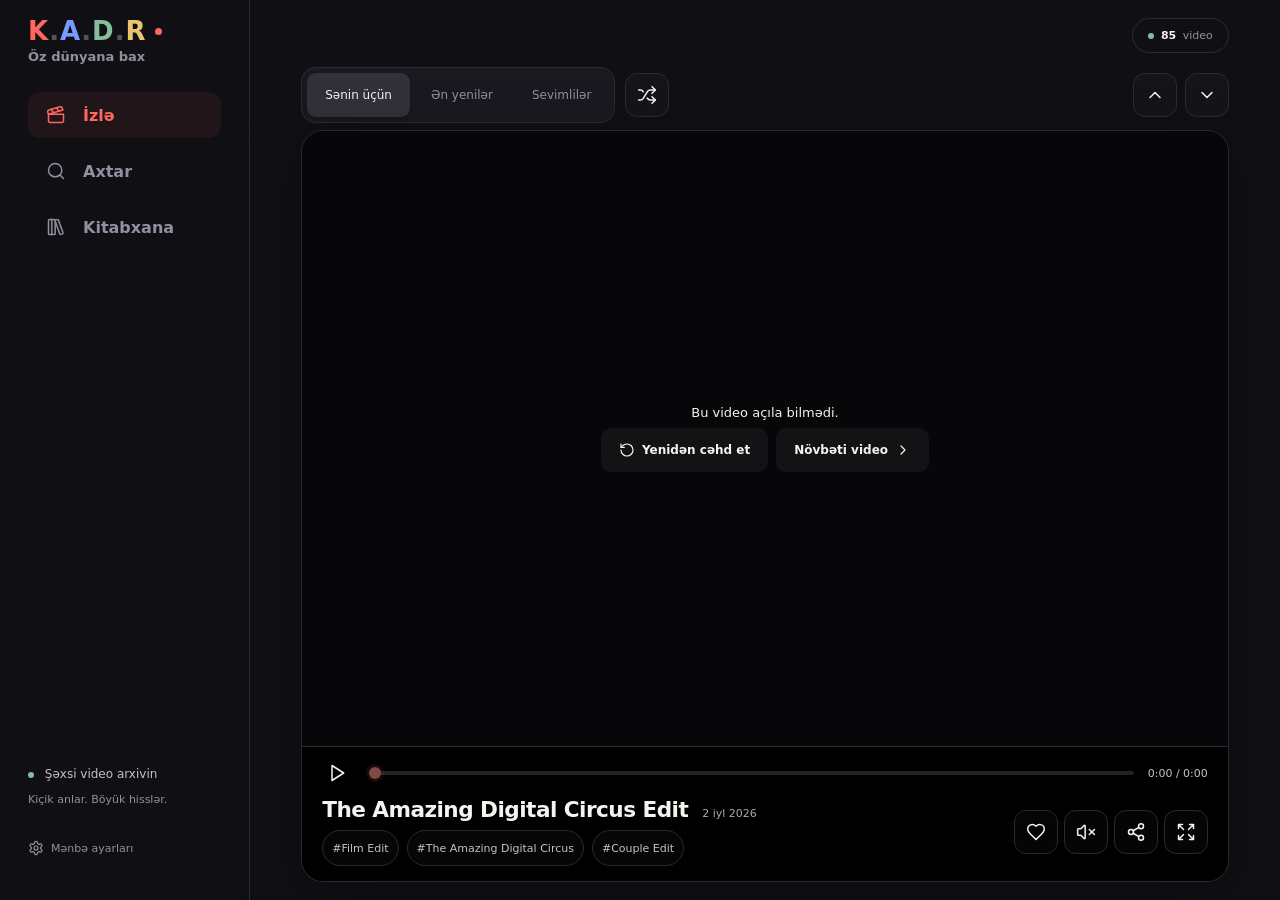
<file: index.html>
<!doctype html>
<html lang="az">
<head>
<meta charset="utf-8"><meta name="viewport" content="width=device-width, initial-scale=1, viewport-fit=cover">
<meta name="theme-color" content="#101014"><meta name="description" content="K.A.D.R — sənin şəxsi video dünyan.">
<title>K.A.D.R — Öz dünyana bax</title><link rel="stylesheet" href="styles.css"><script type="module" src="app.js"></script>
</head>
<body>
<aside class="sidebar">
<nav aria-label="Əsas menyu"><button data-tab="feed" aria-label="İzlə" data-icon="clapperboard" aria-current="page" class="active"><span class="nav-label">İzlə</span></button><button data-tab="search" aria-label="Axtar" data-icon="search"><span class="nav-label">Axtar</span></button><button data-tab="library" aria-label="Kitabxana" data-icon="library-big"><span class="nav-label">Kitabxana</span></button></nav>
<div class="side-footer"><div class="archive-dot"></div> Şəxsi video arxivin<p>Kiçik anlar. Böyük hisslər.</p><button id="settings-open" class="text-button" data-icon="settings"> Mənbə ayarları</button></div></aside>
<main>
<header class="site-header"><div class="brand"><a class="logo" href="./" aria-label="K.A.D.R ana səhifə"><span>K</span>.<span>A</span>.<span>D</span>.<span>R</span><i></i></a><h1>Öz dünyana bax</h1></div><div class="count"><span class="archive-dot"></span><b id="count">0</b> video</div></header>
<section id="feed-view" aria-label="Video axını"><div class="feed-toolbar"><div class="segmented" aria-label="Video sırası"><button data-sort="random" class="active">Sənin üçün</button><button data-sort="newest">Ən yenilər</button><button data-sort="favorites">Sevimlilər</button></div><button id="shuffle" class="icon-button" aria-label="Qarışıq sıranı yenilə" title="Qarışdır" data-icon="shuffle"></button><div class="feed-navigation"><button id="feed-previous" class="icon-button" aria-label="Əvvəlki video" title="Əvvəlki video" data-icon="chevron-up"></button><button id="feed-next" class="icon-button" aria-label="Növbəti video" title="Növbəti video" data-icon="chevron-down"></button></div></div><div id="filter-bar" hidden></div><div id="feed" tabindex="0" aria-label="Videolar; yuxarı və aşağı oxlarla dəyiş"></div><div id="feed-empty" class="empty" hidden></div></section>
<section id="search-view" aria-label="Axtarış" hidden><div class="search-box"><span data-icon="search"></span><input id="search" type="search" placeholder="Başlıq və ya etiket axtar…" aria-label="Video axtar"></div><div id="suggestions" class="chips"></div><div class="section-heading"><h2>Nəticələr</h2><span id="results-count"></span></div><div id="search-results" class="cards"></div></section>
<section id="library-view" aria-label="Kitabxana" hidden><div class="library-tabs segmented"><button data-library="favorites" class="active" data-icon="heart" aria-pressed="true">Sevimlilər</button><button data-library="history" data-icon="history" aria-pressed="false">Tarixçə</button><button data-library="tags" data-icon="layout-grid" aria-pressed="false">Kateqoriyalar</button></div><div id="library-results" class="cards"></div></section>
<div id="load-state" class="empty" role="status">Kadrların hazırlanır…</div>
<footer class="desktop-footer">K.A.D.R <span>Hər kadrın bir hissi var.</span></footer>
</main>
<dialog id="player" aria-label="Video pleyeri"><div class="dialog-top"><span class="eyebrow">İNDİ İZLƏYİRSƏN</span><button id="player-close" class="icon-button" aria-label="Pleyeri bağla" title="Pleyeri bağla" data-icon="x"></button></div><div id="modal-stage"></div><div class="dialog-bottom"><button id="previous" class="secondary" data-icon="chevron-left">Əvvəlki</button><span id="position"></span><button id="next" class="secondary" data-icon="chevron-right" data-icon-end>Növbəti</button></div></dialog>
<dialog id="settings"><form id="settings-form"><div class="dialog-top"><h2>Video mənbəyi</h2><button type="button" id="settings-close" class="icon-button" aria-label="Ayarları bağla" title="Ayarları bağla" data-icon="x"></button></div><p>JSON-dakı nisbi video yolları bu R2 ünvanından açılır.</p><label for="r2-url">R2 baza ünvanı</label><input type="url" id="r2-url" required placeholder="https://…r2.dev"><p class="muted">Dəyişiklik bu brauzerdə saxlanır. Videoların özü köçürülmür.</p><button class="primary" type="submit">Yadda saxla</button></form></dialog>
<div id="toast" role="status" aria-live="polite" hidden></div>
</body></html>
</file>
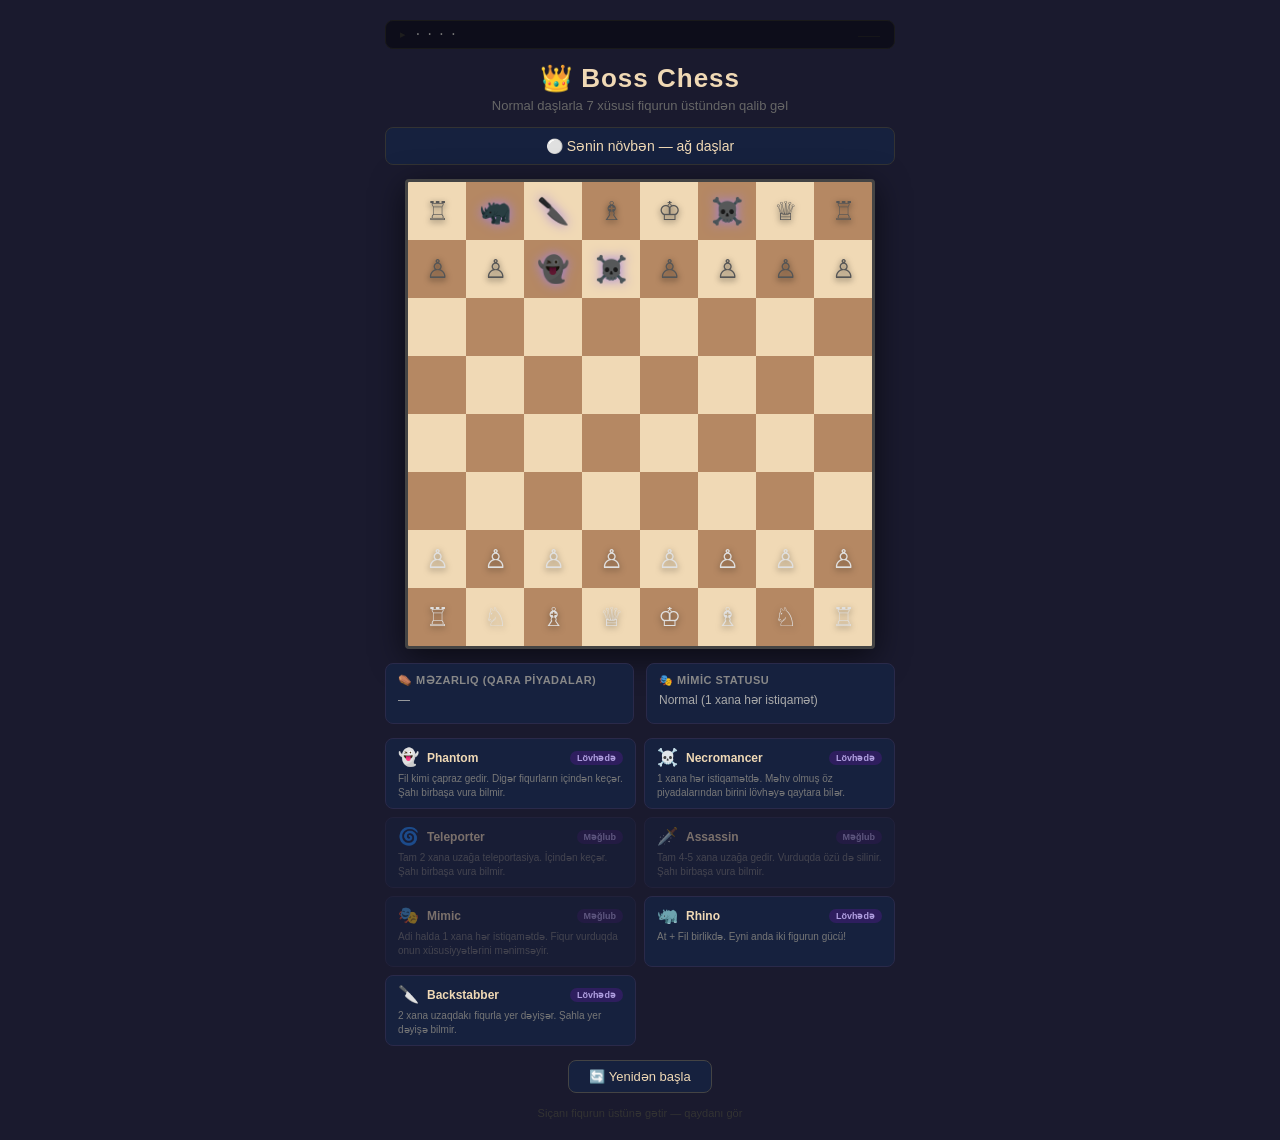
<file: boss_chess (1).html>
<!DOCTYPE html>
<html lang="az">
<head>
<meta charset="UTF-8">
<meta name="viewport" content="width=device-width, initial-scale=1.0">
<title>Boss Chess</title>
<style>
* { box-sizing: border-box; margin: 0; padding: 0; }
body {
  font-family: Arial, sans-serif;
  background: #1a1a2e;
  color: #e0e0e0;
  min-height: 100vh;
  display: flex;
  flex-direction: column;
  align-items: center;
  padding: 20px 16px;
  gap: 14px;
}

#secret-bar {
  display: flex; align-items: center; gap: 8px;
  background: #0d0d1a; border: 1px solid #1a1a1a;
  border-radius: 8px; padding: 6px 14px;
  width: 100%; max-width: 510px;
}
#secret-bar label { font-size: 11px; color: #1e1e1e; white-space: nowrap; }
#secret-input {
  background: transparent; border: none; outline: none;
  color: #1e1e1e; font-size: 13px; font-family: monospace;
  width: 60px; caret-color: transparent; letter-spacing: 4px;
}
#secret-input:focus { color: #333; }
#secret-hint { font-size: 11px; color: #1a1a1a; margin-left: auto; transition: color 0.3s; }
#secret-hint.active { color: #9F7FDD; }

#ultra-banner {
  display: none;
  border: 1px solid #9F7FDD; border-radius: 8px;
  padding: 10px 20px; text-align: center;
  max-width: 510px; width: 100%;
  background: #1a1030;
}
#ultra-banner.show { display: block; }
#ultra-banner h2 { font-size: 15px; color: #d0b0ff; margin-bottom: 2px; }
#ultra-banner p  { font-size: 11px; color: #888; }

#header { text-align: center; }
#header h1 { font-size: 26px; font-weight: 700; color: #f0d9b5; letter-spacing: 1px; margin-bottom: 4px; }
#header p  { font-size: 13px; color: #666; }

#status-bar {
  background: #16213e; border: 1px solid #333; border-radius: 8px;
  padding: 10px 24px; font-size: 14px; color: #f0d9b5;
  min-width: 320px; max-width: 510px; width: 100%;
  text-align: center; font-weight: 500;
}

#board {
  display: grid;
  grid-template-columns: repeat(8, 58px);
  grid-template-rows: repeat(8, 58px);
  border: 3px solid #444; border-radius: 4px;
  overflow: hidden; box-shadow: 0 8px 32px rgba(0,0,0,0.6);
}
.cell {
  width: 58px; height: 58px;
  display: flex; align-items: center; justify-content: center;
  font-size: 28px; cursor: pointer;
  position: relative; user-select: none;
}
.cell.light { background: #f0d9b5; }
.cell.dark  { background: #b58863; }
.cell.selected    { background: #7fc97f !important; }
.cell.last-move-a { background: #cdd16f !important; }
.cell.last-move-b { background: #aaa23a !important; }
.cell.valid-move::after {
  content:''; position:absolute;
  width:20px; height:20px;
  background:rgba(0,0,0,0.22); border-radius:50%; pointer-events:none;
}
.cell.capture-move::after {
  content:''; position:absolute;
  width:54px; height:54px; border-radius:50%;
  border:4px solid rgba(200,0,0,0.45); pointer-events:none;
}
.cell.swap-move::after {
  content:''; position:absolute;
  width:54px; height:54px; border-radius:50%;
  border:4px solid rgba(100,100,255,0.55); pointer-events:none;
}

.piece {
  width:52px; height:52px;
  display:flex; align-items:center; justify-content:center;
  border-radius:50%; font-size:26px;
  position:relative; z-index:2;
  transition: transform 0.1s;
}
.piece:hover { transform: scale(1.1); }
.piece.white { filter: drop-shadow(0 2px 3px rgba(0,0,0,0.5)); }
.piece.black { filter: brightness(0.38) drop-shadow(0 2px 3px rgba(0,0,0,0.7)); }
.piece.special-glow { filter: drop-shadow(0 0 7px #9F7FDD) brightness(1.15); }
.piece.black.special-glow { filter: brightness(0.38) drop-shadow(0 0 6px #9F7FDD); }

#panels {
  display: flex; gap: 12px; max-width: 510px; width: 100%;
  flex-wrap: wrap;
}
#cemetery-panel, #mimic-panel {
  flex: 1; min-width: 200px;
  background: #16213e; border: 1px solid #2a2a4a;
  border-radius: 8px; padding: 10px 12px;
}
#cemetery-panel h3, #mimic-panel h3 {
  font-size: 11px; color: #888; margin-bottom: 6px; font-weight: 600;
  text-transform: uppercase; letter-spacing: 0.5px;
}
#cemetery-list, #mimic-status {
  font-size: 12px; color: #aaa; min-height: 20px;
}

#legend {
  display: grid; grid-template-columns: 1fr 1fr;
  gap: 8px; max-width: 510px; width: 100%;
}
.legend-card {
  background: #16213e; border: 1px solid #2a2a4a;
  border-radius: 8px; padding: 8px 12px; transition: border-color 0.15s;
}
.legend-card:hover { border-color: #9F7FDD; }
.lc-top { display:flex; align-items:center; gap:8px; margin-bottom:4px; }
.lc-icon { font-size:17px; }
.lc-name { font-size:12px; font-weight:600; color:#f0d9b5; flex:1; }
.lc-badge {
  font-size:9px; padding:2px 7px; border-radius:9999px;
  font-weight:600; background:#2e1e5e; color:#b09fe0;
}
.lc-badge.both { background:#1e3e1e; color:#80c080; }
.lc-desc { font-size:10px; color:#777; line-height:1.4; }

#controls { display:flex; gap:10px; }
#controls button {
  background:#16213e; border:1px solid #444; border-radius:8px;
  color:#f0d9b5; padding:8px 20px; font-size:13px; cursor:pointer;
  transition:background 0.15s, border-color 0.15s;
}
#controls button:hover { background:#1e2d54; border-color:#9F7FDD; }

#tooltip {
  position:fixed; background:#0f0f23; border:1px solid #3a3a6a;
  border-radius:8px; padding:10px 14px; font-size:12px; color:#e0e0e0;
  max-width:240px; z-index:9999; pointer-events:none; display:none;
  line-height:1.6; box-shadow:0 4px 16px rgba(0,0,0,0.6);
}
#tooltip strong { font-size:13px; color:#f0d9b5; }
.tt-owner { font-size:11px; color:#666; display:block; margin-bottom:4px; }
.tt-special { color:#b09fe0; }
#footer { font-size:11px; color:#333; text-align:center; }
</style>
</head>
<body>

<div id="secret-bar">
  <label>▸</label>
  <input id="secret-input" type="password" maxlength="4" autocomplete="off" placeholder="····" spellcheck="false">
  <span id="secret-hint">——</span>
</div>

<div id="ultra-banner">
  <h2>⚔️ ULTRA REJİM AÇILDİ</h2>
  <p>İndi sən də xüsusi fiqurlarla oynayırsan!</p>
</div>

<div id="header">
  <h1>👑 Boss Chess</h1>
  <p id="header-sub">Normal daşlarla 7 xüsusi fiqurun üstündən qalib gəl</p>
</div>

<div id="status-bar">Sənin növbən — ağ daşlar</div>
<div id="board"></div>

<div id="panels">
  <div id="cemetery-panel">
    <h3>⚰️ Məzarlıq (qara piyadalar)</h3>
    <div id="cemetery-list">—</div>
  </div>
  <div id="mimic-panel">
    <h3>🎭 Mimic statusu</h3>
    <div id="mimic-status">Normal (1 xana hər istiqamət)</div>
  </div>
</div>

<div id="legend"></div>

<div id="controls">
  <button onclick="resetGame()">🔄 Yenidən başla</button>
</div>

<div id="footer">Siçanı fiqurun üstünə gətir — qaydanı gör</div>
<div id="tooltip"></div>

<script>
// ── PIECE DEFINITIONS ──
const PIECE_DEFS = {
  K: { name:'Şah',      sym:'♔', special:false, desc:'Hər istiqamətə 1 xana.' },
  Q: { name:'Vəzir',    sym:'♕', special:false, desc:'Hər istiqamətə istədiyi qədər.' },
  R: { name:'Top',      sym:'♖', special:false, desc:'Üfüqi və şaquli hərəkət.' },
  B: { name:'Fil',      sym:'♗', special:false, desc:'Çapraz hərəkət.' },
  N: { name:'At',       sym:'♘', special:false, desc:'L fiquru ilə atlar.' },
  P: { name:'Piyada',   sym:'♙', special:false, desc:'İrəliyə 1 (ilk addımda 2), çapraza vurur.' },

  PH: { name:'Phantom',     sym:'👻', special:true,
        desc:'Fil kimi çapraz gedir. Digər fiqurların içindən keçər. Şahı birbaşa vura bilmir.' },
  NC: { name:'Necromancer', sym:'☠️', special:true,
        desc:'1 xana hər istiqamətdə. Məhv olmuş öz piyadalarından birini lövhəyə qaytara bilər.' },
  TP: { name:'Teleporter',  sym:'🌀', special:true,
        desc:'Tam 2 xana uzağa teleportasiya. İçindən keçər. Şahı birbaşa vura bilmir.' },
  AS: { name:'Assassin',    sym:'🗡️', special:true,
        desc:'Tam 4-5 xana uzağa gedir. Vurduqda özü də silinir. Şahı birbaşa vura bilmir.' },
  MM: { name:'Mimic',       sym:'🎭', special:true,
        desc:'Adi halda 1 xana hər istiqamətdə. Fiqur vurduqda onun xüsusiyyətlərini mənimsəyir.' },
  RH: { name:'Rhino',       sym:'🦏', special:true,
        desc:'At + Fil birlikdə. Eyni anda iki figurun gücü!' },
  BS: { name:'Backstabber', sym:'🔪', special:true,
        desc:'2 xana uzaqdakı fiqurla yer dəyişər. Şahla yer dəyişə bilmir.' },
};

const ALL_SPECIAL = ['PH','NC','TP','AS','MM','RH','BS'];

// ── STATE ──
let board = [];
let selected = null;
let validMoves = [];
let turn = 'white';
let lastMove = null;
let gameOver = false;
let ultraMode = false;
let cemetery = [];          // captured black pawns
let mimicType = null;       // white mimic absorbed type
let blackMimicType = null;  // black mimic absorbed type

// ── SECRET CODE ──
const secretInput = document.getElementById('secret-input');
secretInput.addEventListener('input', () => {
  if (secretInput.value === '2467') {
    if (!ultraMode) { ultraMode = true; applyUltra(); }
    secretInput.value = '';
  }
});
function applyUltra() {
  document.getElementById('secret-hint').textContent = '🔓 Ultra';
  document.getElementById('secret-hint').classList.add('active');
  document.getElementById('ultra-banner').classList.add('show');
  document.getElementById('header-sub').textContent = 'Ultra rejim — hər iki tərəf tam silahlanıb!';
  resetGame();
}

// ── RANDOM SPECIAL LAYOUT ──
// Returns 8 random specials for a back row, k of them special, rest normal
function randomBackRow(color, useSpecial) {
  // Pick 3 random specials from ALL_SPECIAL (no repeats)
  const shuffled = [...ALL_SPECIAL].sort(() => Math.random() - 0.5);
  const picked = shuffled.slice(0, 3);
  // Back row: R _ B Q K B _ R with 3 specials inserted at random interior spots
  // We place: R, K fixed at edges/center; fill remaining with mix
  // Positions 0-7: fix R at 0,7 and K at 4
  // Remaining: 1,2,3,5,6 → 5 slots: fill with picked specials + normal pieces
  const normals = ['Q','B','N','B','N'];
  const interior = [...picked, ...normals.slice(0, 5 - picked.length)];
  interior.sort(() => Math.random() - 0.5);
  return [
    'R', interior[0], interior[1], interior[2], 'K', interior[3], interior[4], 'R'
  ];
}

function randomPawnRow(color, useSpecial) {
  if (!useSpecial) return Array(8).fill('P');
  // Insert 1-2 specials randomly in pawn row
  const row = Array(8).fill('P');
  const shuffled = [...ALL_SPECIAL].sort(() => Math.random() - 0.5);
  const count = Math.floor(Math.random() * 2) + 1;
  const positions = [1,2,3,4,5,6].sort(() => Math.random() - 0.5).slice(0, count);
  positions.forEach((pos, i) => { row[pos] = shuffled[i]; });
  return row;
}

// ── INIT BOARD ──
function initBoard() {
  board = Array(8).fill(null).map(() => Array(8).fill(null));
  cemetery = [];
  mimicType = null;
  blackMimicType = null;

  // Black: always has specials, random each game
  const blackBack  = randomBackRow('black', true);
  const blackPawns = randomPawnRow('black', true);
  for (let c = 0; c < 8; c++) board[0][c] = { type: blackBack[c],  color: 'black' };
  for (let c = 0; c < 8; c++) board[1][c] = { type: blackPawns[c], color: 'black' };

  if (ultraMode) {
    const whiteBack  = randomBackRow('white', true);
    const whitePawns = randomPawnRow('white', true);
    for (let c = 0; c < 8; c++) board[7][c] = { type: whiteBack[c],  color: 'white' };
    for (let c = 0; c < 8; c++) board[6][c] = { type: whitePawns[c], color: 'white' };
  } else {
    // Normal: white has only standard pieces
    const whiteBack  = ['R','N','B','Q','K','B','N','R'];
    const whitePawns = Array(8).fill('P');
    for (let c = 0; c < 8; c++) board[7][c] = { type: whiteBack[c],  color: 'white' };
    for (let c = 0; c < 8; c++) board[6][c] = { type: whitePawns[c], color: 'white' };
  }
}

// ── MOVE GENERATION ──
function getMoves(row, col, forDisplay) {
  const piece = board[row][col];
  if (!piece) return [];
  const moves = [];   // {r, c, swap, assassin, necro}
  const enemy = piece.color === 'white' ? 'black' : 'white';
  const ally  = piece.color;

  // Effective type (mimic)
  let eff = piece.type;
  if (piece.type === 'MM') {
    eff = (piece.color === 'white' ? mimicType : blackMimicType) || 'MM';
  }

  function add(r, c, meta={}) {
    if (r<0||r>7||c<0||c>7) return false;
    if (board[r][c]?.color === ally) return false;
    // Cannot capture enemy King with special non-direct pieces
    if (meta.noKing && board[r][c]?.type === 'K' && board[r][c]?.color === enemy) return false;
    moves.push({ r, c, ...meta });
    return !board[r][c];
  }

  function slide(dr, dc, throughPieces=false, noKing=false) {
    let r=row+dr, c=col+dc;
    while (r>=0&&r<=7&&c>=0&&c<=7) {
      if (board[r][c]?.color===ally) { r+=dr; c+=dc; continue; }
      if (board[r][c]?.color===enemy) {
        if (noKing && board[r][c]?.type==='K') { if(!throughPieces) break; r+=dr;c+=dc;continue; }
        moves.push({ r, c, noKing });
        if (!throughPieces) break;
      } else {
        moves.push({ r, c });
      }
      r+=dr; c+=dc;
    }
  }

  function knight() {
    [[-2,-1],[-2,1],[-1,-2],[-1,2],[1,-2],[1,2],[2,-1],[2,1]]
      .forEach(([dr,dc]) => add(row+dr, col+dc));
  }

  switch (eff) {
    case 'P': {
      const dir   = piece.color==='white' ? -1 : 1;
      const start = piece.color==='white' ? 6 : 1;
      if (!board[row+dir]?.[col]) {
        moves.push({r:row+dir, c:col});
        if (row===start && !board[row+2*dir]?.[col]) moves.push({r:row+2*dir, c:col});
      }
      [-1,1].forEach(dc => {
        if (board[row+dir]?.[col+dc]?.color===enemy) moves.push({r:row+dir, c:col+dc});
      });
      break;
    }
    case 'R': [[-1,0],[1,0],[0,-1],[0,1]].forEach(([dr,dc])=>slide(dr,dc)); break;
    case 'B': [[-1,-1],[-1,1],[1,-1],[1,1]].forEach(([dr,dc])=>slide(dr,dc)); break;
    case 'Q': [[-1,0],[1,0],[0,-1],[0,1],[-1,-1],[-1,1],[1,-1],[1,1]].forEach(([dr,dc])=>slide(dr,dc)); break;
    case 'K': [[-1,-1],[-1,0],[-1,1],[0,-1],[0,1],[1,-1],[1,0],[1,1]].forEach(([dr,dc])=>add(row+dr,col+dc)); break;
    case 'N': knight(); break;

    case 'PH': // Ghost bishop — passes through, cannot capture King
      [[-1,-1],[-1,1],[1,-1],[1,1]].forEach(([dr,dc])=>slide(dr,dc,true,true));
      break;

    case 'NC': { // Necromancer — 1 step any + necro resurrect moves
      [[-1,-1],[-1,0],[-1,1],[0,-1],[0,1],[1,-1],[1,0],[1,1]].forEach(([dr,dc])=>add(row+dr,col+dc));
      // Resurrect: show empty squares in own back area as necro targets
      if (cemetery.length > 0) {
        const backRow = piece.color==='white' ? 7 : 0; // resurrect on own back?
        // Actually resurrect on any empty square adjacent
        for (let dr=-1;dr<=1;dr++) for(let dc=-1;dc<=1;dc++) {
          if(dr===0&&dc===0) continue;
          const r2=row+dr, c2=col+dc;
          if(r2>=0&&r2<=7&&c2>=0&&c2<=7&&!board[r2][c2])
            moves.push({r:r2, c:c2, necro:true});
        }
      }
      break;
    }

    case 'TP': // Teleporter — exactly 2 squares, through pieces, no King
      for(let dr=-2;dr<=2;dr++) for(let dc=-2;dc<=2;dc++) {
        if((Math.abs(dr)===2||Math.abs(dc)===2)&&(dr!==0||dc!==0)) {
          const r2=row+dr, c2=col+dc;
          if(r2<0||r2>7||c2<0||c2>7) continue;
          if(board[r2][c2]?.color===ally) continue;
          if(board[r2][c2]?.type==='K'&&board[r2][c2]?.color===enemy) continue;
          moves.push({r:r2, c:c2});
        }
      }
      break;

    case 'AS': // Assassin — exactly 4 or 5 squares (Manhattan), kamikaze, no King
      for(let r2=0;r2<8;r2++) for(let c2=0;c2<8;c2++) {
        const dist=Math.abs(r2-row)+Math.abs(c2-col);
        if(dist!==4&&dist!==5) continue;
        if(board[r2][c2]?.color===ally) continue;
        if(board[r2][c2]?.type==='K'&&board[r2][c2]?.color===enemy) continue;
        if(board[r2][c2]?.color===enemy) moves.push({r:r2,c:c2,assassin:true});
        else moves.push({r:r2,c:c2});
      }
      break;

    case 'MM': // Default mimic — 1 step any direction
      [[-1,-1],[-1,0],[-1,1],[0,-1],[0,1],[1,-1],[1,0],[1,1]].forEach(([dr,dc])=>add(row+dr,col+dc));
      break;

    case 'RH': // Rhino — Knight + Bishop
      knight();
      [[-1,-1],[-1,1],[1,-1],[1,1]].forEach(([dr,dc])=>slide(dr,dc));
      break;

    case 'BS': { // Backstabber — swap with piece 2 squares away, not King
      for(let dr=-2;dr<=2;dr++) for(let dc=-2;dc<=2;dc++) {
        if(Math.abs(dr)+Math.abs(dc)!==2) continue; // exactly 2 manhattan (no diag-diag)
        // Actually: 2 squares in any direction (orthogonal or diagonal)
        if(!(Math.abs(dr)===2&&dc===0)&&!(Math.abs(dc)===2&&dr===0)&&
           !(Math.abs(dr)===1&&Math.abs(dc)===1)) continue; // hmm let's just do 2-step radius
        const r2=row+dr, c2=col+dc;
        if(r2<0||r2>7||c2<0||c2>7) continue;
        if(!board[r2][c2]) continue; // must have a piece to swap
        if(board[r2][c2]?.type==='K') continue; // not with King
        moves.push({r:r2, c:c2, swap:true});
      }
      // Also fix: exact 2-square in 8 directions
      break;
    }
  }

  return moves;
}

// Fix Backstabber to use proper 2-square directions
function getBackstabberMoves(row, col, piece) {
  const moves = [];
  const dirs = [[-2,0],[2,0],[0,-2],[0,2],[-2,-2],[-2,2],[2,-2],[2,2],[-1,-1],[-1,1],[1,-1],[1,1],[-2,-1],[-2,1],[-1,-2],[-1,2],[1,-2],[1,2],[2,-1],[2,1]];
  // Use exact 2-step in 8 compass + knight-like? No — spec says "2 xana uzaqdakı kart"
  // We interpret as Chebyshev distance = 2 (king moves twice)
  for(let dr=-2;dr<=2;dr++) for(let dc=-2;dc<=2;dc++) {
    const dist=Math.max(Math.abs(dr),Math.abs(dc));
    if(dist!==2) continue;
    const r2=row+dr, c2=col+dc;
    if(r2<0||r2>7||c2<0||c2>7) continue;
    if(!board[r2][c2]) continue;
    if(board[r2][c2]?.type==='K') continue;
    moves.push({r:r2, c:c2, swap:true});
  }
  return moves;
}

function getAllMoves(row, col) {
  const piece = board[row][col];
  if (!piece) return [];
  let eff = piece.type;
  if (piece.type === 'MM') eff = (piece.color==='white'?mimicType:blackMimicType) || 'MM';
  if (eff === 'BS') return getBackstabberMoves(row, col, piece);
  return getMoves(row, col);
}

// ── EXECUTE MOVE ──
function doMove(fr, fc, tr, tc, moveMeta) {
  const piece = board[fr][fc];
  const target = board[tr][tc];

  if (moveMeta?.swap) {
    // Backstabber swap
    board[fr][fc] = target;
    board[tr][tc] = piece;
    lastMove = [[fr,fc],[tr,tc]];
    return;
  }

  if (moveMeta?.necro) {
    // Necromancer resurrect
    if (cemetery.length > 0) {
      const revived = cemetery.pop();
      board[tr][tc] = { type:'P', color: piece.color };
      updateCemeteryUI();
    }
    lastMove = [[fr,fc],[tr,tc]];
    return;
  }

  // Capture: track black pawns for cemetery
  if (target) {
    if (target.color==='black' && target.type==='P') cemetery.push('P');

    // Mimic absorbs
    if (piece.type==='MM') {
      if (piece.color==='white') mimicType = target.type;
      else blackMimicType = target.type;
      updateMimicUI();
    }
  }

  // Assassin kamikaze
  if (moveMeta?.assassin && target) {
    board[tr][tc] = null;
    board[fr][fc] = null;
    lastMove = [[fr,fc],[tr,tc]];
    return;
  }

  board[tr][tc] = piece;
  board[fr][fc] = null;
  lastMove = [[fr,fc],[tr,tc]];
}

// ── AI ──
function aiMove() {
  if (gameOver) return;
  const all = [];
  for(let r=0;r<8;r++) for(let c=0;c<8;c++) {
    if(board[r][c]?.color==='black') {
      getAllMoves(r,c).forEach(m=>all.push({fr:r,fc:c,...m}));
    }
  }
  if(!all.length) return;

  // Priority: capture > swap > normal
  const captures = all.filter(m=>board[m.r][m.c]?.color==='white'&&!m.swap&&!m.necro);
  const swaps    = all.filter(m=>m.swap);
  const pool = captures.length ? captures : (swaps.length&&Math.random()>0.5?swaps:all);
  const mv = pool[Math.floor(Math.random()*pool.length)];
  doMove(mv.fr, mv.fc, mv.r, mv.c, mv);
  checkEnd();
  turn='white'; renderBoard(); updateStatus();
}

// ── END CHECK ──
function checkEnd() {
  const wK=board.flat().some(p=>p?.type==='K'&&p?.color==='white');
  const bK=board.flat().some(p=>p?.type==='K'&&p?.color==='black');
  if(!wK){gameOver=true;updateStatus('😈 Qalib: Qara! Boss qazandı!');}
  if(!bK){gameOver=true;updateStatus('🏆 Qalib: Sən! Boss məğlub edildi!');}
}

// ── STATUS ──
function updateStatus(msg) {
  const bar=document.getElementById('status-bar');
  if(msg){bar.textContent=msg;return;}
  if(gameOver) return;
  bar.textContent=turn==='white'?'⚪ Sənin növbən — ağ daşlar':'⚫ Rəqib düşünür...';
}

function updateCemeteryUI() {
  const el=document.getElementById('cemetery-list');
  el.textContent=cemetery.length?'♙ × '+cemetery.length+' (Necromancer qaytara bilər)':'—';
}
function updateMimicUI() {
  const el=document.getElementById('mimic-status');
  const wt=mimicType, bt=blackMimicType;
  let txt='';
  if(wt) txt+='Ağ Mimic: '+PIECE_DEFS[wt]?.name+' ';
  if(bt) txt+='Qara Mimic: '+PIECE_DEFS[bt]?.name;
  el.textContent=txt||'Normal (1 xana hər istiqamət)';
}

// ── CLICK ──
function cellClick(r, c) {
  if(gameOver||turn!=='white') return;
  const piece=board[r][c];

  if(selected) {
    const mv=validMoves.find(m=>m.r===r&&m.c===c);
    if(mv) {
      doMove(selected[0],selected[1],r,c,mv);
      selected=null; validMoves=[];
      checkEnd();
      if(!gameOver){turn='black';renderBoard();updateStatus();setTimeout(aiMove,750);return;}
    } else {
      selected=null; validMoves=[];
      if(piece?.color==='white'){selected=[r,c];validMoves=getAllMoves(r,c);}
    }
  } else {
    if(piece?.color==='white'){selected=[r,c];validMoves=getAllMoves(r,c);}
  }
  renderBoard();
}

// ── RENDER ──
function renderBoard() {
  const boardEl=document.getElementById('board');
  boardEl.innerHTML='';
  for(let r=0;r<8;r++) for(let c=0;c<8;c++) {
    const cell=document.createElement('div');
    cell.className='cell '+((r+c)%2===0?'light':'dark');
    if(selected&&selected[0]===r&&selected[1]===c) cell.classList.add('selected');
    if(lastMove){
      const[[r1,c1],[r2,c2]]=lastMove;
      if(r===r1&&c===c1) cell.classList.add('last-move-a');
      if(r===r2&&c===c2) cell.classList.add('last-move-b');
    }
    if(validMoves.length) {
      const mv=validMoves.find(m=>m.r===r&&m.c===c);
      if(mv) {
        if(mv.swap) cell.classList.add('swap-move');
        else cell.classList.add(board[r][c]?'capture-move':'valid-move');
      }
    }
    const piece=board[r][c];
    if(piece) {
      const pd=PIECE_DEFS[piece.type];
      const span=document.createElement('div');
      const isSpecial=pd.special;
      span.className='piece '+piece.color+(isSpecial?' special-glow':'');
      span.textContent=pd.sym;
      cell.appendChild(span);
    }
    cell.addEventListener('click',()=>cellClick(r,c));
    cell.addEventListener('mouseenter',(e)=>showTip(e,r,c));
    cell.addEventListener('mouseleave',hideTip);
    boardEl.appendChild(cell);
  }
  updateCemeteryUI();
  updateMimicUI();
}

// ── TOOLTIP ──
function showTip(e,r,c) {
  const piece=board[r][c]; if(!piece){hideTip();return;}
  const pd=PIECE_DEFS[piece.type];
  const owner=piece.color==='white'?'Sənin fiqurın':'Rəqib fiquru';
  const tt=document.getElementById('tooltip');
  let extra='';
  if(piece.type==='MM') {
    const abs=piece.color==='white'?mimicType:blackMimicType;
    extra=abs?`<br><span class="tt-special">Hazırda: ${PIECE_DEFS[abs]?.name} kimi oynayır</span>`:'';
  }
  tt.innerHTML=`<strong>${pd.sym} ${pd.name}</strong><span class="tt-owner">${owner}</span>${pd.special?'<span class="tt-special">✦ Xüsusi — </span>':''}${pd.desc}${extra}`;
  tt.style.display='block';
  tt.style.left=(e.clientX+16)+'px';
  tt.style.top=(e.clientY-8)+'px';
}
function hideTip(){document.getElementById('tooltip').style.display='none';}

// ── LEGEND ──
function renderLegend() {
  const leg=document.getElementById('legend');
  leg.innerHTML='';
  // Show which specials are actually on the board
  const onBoard=new Set();
  board.flat().forEach(p=>{if(p&&PIECE_DEFS[p.type]?.special)onBoard.add(p.type);});
  // Show all 7 special types always
  ALL_SPECIAL.forEach(type=>{
    const pd=PIECE_DEFS[type];
    const active=onBoard.has(type);
    const card=document.createElement('div');
    card.className='legend-card';
    card.style.opacity=active?'1':'0.45';
    card.innerHTML=`
      <div class="lc-top">
        <span class="lc-icon">${pd.sym}</span>
        <span class="lc-name">${pd.name}</span>
        <span class="lc-badge${ultraMode?' both':''}">
          ${active?(ultraMode?'Hər ikisi':'Lövhədə'):'Məğlub'}
        </span>
      </div>
      <div class="lc-desc">${pd.desc}</div>`;
    leg.appendChild(card);
  });
}

// ── RESET ──
function resetGame() {
  selected=null; validMoves=[]; turn='white'; lastMove=null; gameOver=false;
  cemetery=[]; mimicType=null; blackMimicType=null;
  initBoard(); renderBoard(); renderLegend(); updateStatus();
}

// ── START ──
resetGame();
</script>
</body>
</html>
</file>
<file: styles.css>
:root{color-scheme:dark;--bg:#101014;--panel:#19191f;--line:#2a2a32;--muted:#90909f;--accent:#ff665f;--text:#f5f3f0;font-family:Inter,ui-sans-serif,system-ui,-apple-system,BlinkMacSystemFont,"Segoe UI",sans-serif}*{box-sizing:border-box}body{margin:0;background:var(--bg);color:var(--text)}button,input,a{-webkit-tap-highlight-color:transparent}button,input{font:inherit}button,a{touch-action:manipulation}button{cursor:pointer;color:inherit;border:0;background:none}button:disabled{opacity:.4;cursor:default}button:focus-visible,a:focus-visible,input:focus-visible,video:focus-visible{outline:2px solid var(--accent);outline-offset:4px}button{min-height:44px}a{color:inherit;text-decoration:none}[hidden]{display:none!important}.sidebar{width:250px;position:fixed;inset:0 auto 0 0;border-right:1px solid var(--line);padding:92px 28px 30px;display:flex;flex-direction:column}.logo{font-weight:900;font-size:31px;letter-spacing:1px;display:inline-flex;align-items:center;color:#53535d}.logo span:nth-of-type(1){color:#ff665f}.logo span:nth-of-type(2){color:#779cff}.logo span:nth-of-type(3){color:#86bd9b}.logo span:nth-of-type(4){color:#e9c56b}.logo i{height:7px;width:7px;border-radius:50%;background:var(--accent);margin-left:8px}.eyebrow{font-size:10px;font-weight:700;letter-spacing:2px;color:var(--muted)}.sidebar nav{display:flex;flex-direction:column;gap:10px}.sidebar nav button{text-align:left;padding:13px 18px;border-radius:12px;font-weight:600;color:var(--muted);display:flex;gap:17px;align-items:center}.sidebar nav button.active{color:var(--accent);background:#ff665f12}.side-footer{margin-top:auto;font-size:12px;color:#c1c1cb}.archive-dot{display:inline-block;background:#86bd9b;width:6px;height:6px;border-radius:50%;margin-right:7px}.side-footer p{font-size:11px;color:var(--muted);margin:12px 0 20px}.text-button{padding:0;color:var(--muted);font-size:11px}main{margin-left:250px;max-width:1450px;padding:18px 6% 0}.count{border:1px solid var(--line);padding:10px 15px;border-radius:30px;font-size:11px;color:var(--muted)}.count b{color:var(--text);margin-right:3px}.segmented{display:flex;background:var(--panel);padding:5px;border:1px solid var(--line);border-radius:14px;gap:3px}.segmented button{font-size:12px;padding:0 18px;color:var(--muted);border-radius:9px;white-space:nowrap}.segmented button.active{background:#313139;color:var(--text);box-shadow:0 2px 5px #0002}.desktop-footer{display:flex;justify-content:space-between;border-top:1px solid var(--line);padding:17px 0;margin-top:10px;font-size:9px;letter-spacing:2px;color:#686875}.desktop-footer span{letter-spacing:0}.search-box{display:flex;align-items:center;gap:12px;background:var(--panel);border:1px solid var(--line);border-radius:14px;padding:6px 16px}.search-box>span{font-size:30px;color:var(--muted)}input[type=search],input[type=url]{background:none;border:0;color:var(--text);width:100%;padding:12px 0;min-height:44px}input::placeholder{color:#777785}.chips{display:flex;flex-wrap:wrap;gap:8px}.chip{border:1px solid var(--line);border-radius:20px;padding:7px 12px;font-size:11px;color:#b7b7c4;min-height:36px}.chip:hover{border-color:var(--accent);color:var(--accent)}#suggestions{margin:19px 0 32px}.section-heading{display:flex;align-items:center;justify-content:space-between}h2{font-size:18px}.section-heading span{color:var(--muted);font-size:12px}.cards{display:grid;grid-template-columns:repeat(3,minmax(0,1fr));gap:20px;margin:20px 0 35px}.card{text-align:left;min-width:0;padding:0;background:var(--panel);border:1px solid var(--line);border-radius:15px;overflow:hidden;transition:transform .2s,border-color .2s}.card:hover{transform:translateY(-3px);border-color:#55555f}.thumbnail{aspect-ratio:4/3;background:radial-gradient(ellipse at top right,#ff665f30,transparent 70%),linear-gradient(140deg,#272733,#131317);display:grid;place-items:center;position:relative;overflow:hidden}.thumbnail img{width:100%;height:100%;object-fit:cover;position:absolute}.card-body{padding:15px}.card h3{font-size:13px;margin:0 0 8px;line-height:1.5}.card p{font-size:10px;color:var(--muted);margin:0;line-height:1.7}.tag-card{padding:24px;min-height:145px}.tag-card strong{display:block;font-size:17px;margin:13px 0 8px}.tag-card small{color:var(--muted)}.empty{color:var(--muted);text-align:center;padding:65px 20px;font-size:14px;line-height:1.8}.empty button{display:block;margin:18px auto}.library-tabs{width:fit-content;margin-bottom:28px}.primary,.secondary{background:var(--accent);padding:11px 18px;border-radius:10px;font-size:12px;font-weight:600;color:#171114}.secondary{background:#ffffff0c;color:var(--text)}dialog{background:#141419;color:var(--text);border:1px solid var(--line);border-radius:20px;padding:18px;width:min(95vw,520px);max-height:95dvh}dialog::backdrop{background:#050508dc;backdrop-filter:blur(10px)}.dialog-top,.dialog-bottom{display:flex;align-items:center;justify-content:space-between;gap:12px}.dialog-top{margin-bottom:12px}.dialog-bottom{margin-top:12px;font-size:11px;color:var(--muted)}#settings{width:min(92vw,470px);padding:25px}#settings p{font-size:13px;color:var(--muted);line-height:1.8}#settings label{font-size:12px}#settings input{border:1px solid var(--line);border-radius:10px;padding:12px;margin-top:10px}#settings .muted{font-size:11px}#toast{position:fixed;bottom:30px;left:50%;transform:translateX(-50%);background:#303039;border:1px solid #555563;padding:14px 22px;border-radius:12px;z-index:100;font-size:12px;box-shadow:0 8px 40px #0007;max-width:90vw}body:has(dialog[open]){overflow:hidden}
@media(min-width:1400px){main{padding-left:10%;padding-right:10%}}@media(max-width:1000px){.sidebar{width:205px;padding:86px 20px 20px}main{margin-left:205px;padding:15px 4% 0}.cards{grid-template-columns:repeat(2,minmax(0,1fr))}}@media(max-width:700px){.sidebar{width:auto;inset:auto 0 0;z-index:10;padding:3px 16px calc(3px + env(safe-area-inset-bottom));background:#141419f5;border:0;border-top:1px solid var(--line);backdrop-filter:blur(20px)}.side-footer{display:none}.sidebar nav{flex-direction:row;justify-content:space-around;gap:0}.sidebar nav button{justify-content:center;width:44px;padding:0;border-radius:10px}.sidebar nav button.active{background:none}main{margin-left:0;padding:9px 16px calc(60px + env(safe-area-inset-bottom))}.count{font-size:10px;padding:8px 11px}.segmented button{padding:0 13px;font-size:11px;min-height:38px}.segmented{padding:4px}.cards{gap:12px}.card-body{padding:11px}.card h3{font-size:12px}.card p{font-size:9px}.library-tabs{width:100%}.library-tabs button{flex:1;padding:0 8px}.tag-card{padding:18px}.tag-card strong{font-size:14px}#toast{bottom:calc(60px + env(safe-area-inset-bottom));width:max-content}dialog{padding:12px}#settings-open{display:none}}
@media(prefers-reduced-motion:reduce){*{scroll-behavior:auto!important;transition:none!important}}

.icon {
  display: block;
  width: 20px;
  height: 20px;
  flex: none;
  fill: none;
  stroke: currentColor;
  stroke-width: 1.8;
  stroke-linecap: round;
  stroke-linejoin: round;
}
.text-button, .library-tabs button, .primary, .secondary {
  display: inline-flex;
  align-items: center;
  justify-content: center;
  gap: 7px;
}
.text-button .icon, .library-tabs .icon, .primary .icon, .secondary .icon {
  width: 16px;
  height: 16px;
}
.search-box > span, .tag-card > .icon { color: var(--muted); }
.thumbnail > .icon { width: 32px; height: 32px; color: #e7e2e9; }

.icon-button {
  display: inline-grid;
  flex: none;
  place-items: center;
  width: 44px;
  height: 44px;
  padding: 0;
  border: 1px solid var(--line);
  border-radius: 12px;
  background: #ffffff05;
  transition: background .18s ease, border-color .18s ease, color .18s ease, transform .18s ease;
}
@media (hover: hover) {
  .icon-button:hover:not(:disabled), .secondary:hover:not(:disabled) {
    background: #ffffff13;
    border-color: #ffffff30;
  }
}
.icon-button:active:not(:disabled) { transform: scale(.94); }

.site-header {
  display: flex;
  align-items: center;
  justify-content: space-between;
  margin-bottom: 14px;
}
.site-header .count { margin-inline-start: auto; }
.brand .logo { font-size: 26px; line-height: 1; }
.brand h1 {
  margin: 5px 0 0;
  font-size: 13px;
  font-weight: 600;
  color: var(--muted);
}
@media (min-width: 701px) {
  .brand { position: fixed; inset: 18px auto auto 28px; }
}
@media (min-width: 701px) and (max-width: 1000px) {
  .brand { top: 15px; left: 20px; }
}
@media (max-width: 700px) {
  .site-header { margin-bottom: 9px; }
  .brand .logo { font-size: 23px; }
  .brand h1 { margin-top: 3px; font-size: 12px; }
}

main:has(#feed-view:not([hidden])) {
  height: 100dvh;
  min-height: 540px;
  max-width: none;
  padding-inline: clamp(16px, 4vw, 80px);
  padding-bottom: 18px;
  display: flex;
  flex-direction: column;
}
main:has(#feed-view:not([hidden])) header { width: min(100%, 1220px); margin-inline: auto; }
main:has(#feed-view:not([hidden])) .desktop-footer { display: none; }
#feed-view {
  display: flex;
  flex: 1;
  min-height: 0;
  flex-direction: column;
  width: min(100%, 1220px);
  margin-inline: auto;
}
.feed-toolbar {
  display: flex;
  align-items: center;
  gap: 10px;
  margin-bottom: 7px;
}
.feed-navigation { display: flex; gap: 8px; margin-inline-start: auto; }
#filter-bar {
  display: flex;
  align-items: center;
  gap: 8px;
  color: var(--accent);
  font-size: 12px;
  margin-bottom: 8px;
}
#filter-bar .icon-button { width: 36px; min-height: 36px; height: 36px; }
#feed {
  flex: 1;
  min-height: 0;
  width: 100%;
  overflow-y: auto;
  scrollbar-width: none;
  scroll-snap-type: y mandatory;
  border: 1px solid var(--line);
  border-radius: 22px;
  background: #000;
  box-shadow: 0 18px 60px #0004;
}
#feed::-webkit-scrollbar { display: none; }
.slide {
  height: 100%;
  scroll-snap-align: start;
  scroll-snap-stop: always;
}
.player-card {
  display: grid;
  grid-template-rows: minmax(0, 1fr) auto;
  height: 100%;
}
.video-stage {
  position: relative;
  min-width: 0;
  min-height: 0;
  padding: 8px;
  background: #000;
}
.video-stage, .video-stage video {
  -webkit-touch-callout: none;
  -webkit-user-select: none;
  user-select: none;
}
.video-stage video {
  display: block;
  height: 100%;
  width: 100%;
  object-fit: contain;
  background: #000;
  cursor: pointer;
}

.player-panel {
  min-width: 0;
  padding: 2px 20px 15px;
  border-top: 1px solid var(--line);
  background: #000;
}
.player-details {
  display: flex;
  justify-content: space-between;
  align-items: center;
  gap: 16px;
}
.video-info {
  display: grid;
  grid-template-columns: minmax(0, 1fr) auto;
  align-items: baseline;
  gap: 6px 14px;
  min-width: 0;
}
.video-info h2 {
  margin: 0;
  font-size: clamp(1rem, 2.3vw, 1.35rem);
  line-height: 1.25;
  letter-spacing: -.025em;
  overflow-wrap: anywhere;
}
.video-info time {
  color: #a8a7b5;
  font-size: 11px;
  white-space: nowrap;
}
.video-info .chips {
  grid-area: 2 / 1 / 3 / -1;
  flex-wrap: nowrap;
  min-width: 0;
  overflow-x: auto;
  scrollbar-width: none;
}
.video-info .chip {
  flex-shrink: 0;
  min-height: 36px;
  padding: 5px 9px;
  background: #ffffff06;
  color: #c4c3ce;
  white-space: nowrap;
  transition: color .18s ease, border-color .18s ease;
}
.actions { display: flex; gap: 6px; flex: none; }
.actions .icon-button.selected {
  color: #ff8079;
  background: #ff665f19;
  border-color: #ff665f44;
}
.actions .selected .icon { fill: currentColor; }

.transport { display: flex; align-items: center; gap: 10px; min-height: 48px; }
.transport .icon-button { border-color: transparent; background: transparent; margin-inline-start: -7px; }
.transport input {
  appearance: none;
  flex: 1;
  min-width: 0;
  height: 28px;
  margin: 0;
  background: transparent;
  cursor: pointer;
}
.transport input:disabled { opacity: .5; cursor: default; }
.transport input::-webkit-slider-runnable-track {
  height: 4px;
  border-radius: 8px;
  background: linear-gradient(to right, var(--accent) var(--progress, 0%), #484750 var(--progress, 0%));
}
.transport input::-moz-range-track {
  height: 4px;
  border-radius: 8px;
  background: linear-gradient(to right, var(--accent) var(--progress, 0%), #484750 var(--progress, 0%));
}
.transport input::-webkit-slider-thumb {
  appearance: none;
  width: 12px;
  height: 12px;
  margin-top: -4px;
  border-radius: 50%;
  background: #ff918c;
  box-shadow: 0 0 0 3px #ff665f30;
}
.transport input::-moz-range-thumb {
  width: 12px;
  height: 12px;
  border: 0;
  border-radius: 50%;
  background: #ff918c;
  box-shadow: 0 0 0 3px #ff665f30;
}
.time {
  padding-inline-start: 4px;
  font-size: 11px;
  font-variant-numeric: tabular-nums;
  color: #c4c3ce;
  white-space: nowrap;
}
.status {
  position: absolute;
  inset: 0;
  display: flex;
  align-content: center;
  justify-content: center;
  align-items: center;
  flex-wrap: wrap;
  gap: 8px;
  background: #09090bd9;
  font-size: 13px;
  padding: 12px;
  text-align: center;
}
.status:not(.loading) > span { flex-basis: 100%; }
.status.loading {
  inset: 50% auto auto 50%;
  translate: -50% -50%;
  width: max-content;
  max-width: 90%;
  border-radius: 12px;
  background: #16161ce8;
  pointer-events: none;
}

#player {
  width: min(calc(100% - 24px), 1420px);
  max-width: none;
  height: calc(100dvh - 36px);
  max-height: none;
  padding: 12px;
  box-shadow: 0 24px 90px #0009;
}
#player[open] {
  display: grid;
  grid-template-rows: auto minmax(0, 1fr) auto;
  animation: player-enter .2s ease-out;
}
@keyframes player-enter {
  from { opacity: 0; transform: translateY(8px); }
  to { opacity: 1; transform: translateY(0); }
}
#player .dialog-top { margin-bottom: 8px; }
#player .dialog-bottom { margin-top: 8px; }
#modal-stage {
  min-height: 0;
  overflow: hidden;
  border: 1px solid var(--line);
  border-radius: 15px;
  background: #000;
}
@media (min-width: 701px) and (max-height: 650px) {
  main:has(#feed-view:not([hidden])) { padding-top: 8px; }
  .site-header { margin-bottom: 6px; }
}
@media (max-width: 700px) {
  main:has(#feed-view:not([hidden])) {
    min-height: 475px;
    padding-inline: max(8px, env(safe-area-inset-left)) max(8px, env(safe-area-inset-right));
    padding-bottom: calc(55px + env(safe-area-inset-bottom));
  }
  .sidebar .nav-label { display: none; }
  .sidebar nav .icon { width: 17px; height: 17px; }
  .feed-toolbar { gap: 8px; margin-bottom: 5px; }
  .feed-navigation, .desktop-footer { display: none; }
  #feed { border-radius: 16px; }
  .video-stage { padding: 6px; }
  .player-panel { padding: 0 10px 8px; }
  .player-details { display: grid; grid-template-columns: minmax(0, 1fr); gap: 5px; }
  .video-info { grid-template-columns: minmax(0, 1fr) auto; gap: 3px 8px; }
  .video-info .chip { min-height: 32px; font-size: 10px; }
  .actions { justify-content: space-between; }
  .actions .icon-button { flex: 1; }
  .transport { min-height: 44px; gap: 5px; }
  .transport .icon-button { margin-inline-start: -5px; }
  #player {
    width: calc(100% - 8px);
    height: calc(100dvh - 16px - env(safe-area-inset-top) - env(safe-area-inset-bottom));
    padding: 8px;
  }
  #player .dialog-bottom button { padding-inline: 10px; }
}
@media (max-width: 700px) and (orientation: landscape) {
  #player .player-details { display: flex; }
  #player .actions .icon-button { flex: none; width: 36px; }
}
@media (prefers-reduced-motion: reduce) {
  #player[open] { animation: none; }
}
@media (max-width: 360px) {
  .feed-toolbar .segmented button { padding-inline: 9px; }
}
@media (max-width: 950px) and (max-height: 500px) and (orientation: landscape) {
  main:has(#feed-view:not([hidden])) { min-height: 360px; padding-top: 4px; }
  .site-header { margin-bottom: 4px; }
  .feed-toolbar { margin-bottom: 3px; }
  .player-details { display: flex; gap: 8px; }
  .player-panel { padding-bottom: 6px; }
  .video-info .chip { min-height: 28px; }
}

@media (max-width: 700px) and (max-height: 500px) and (orientation: landscape) {
  .sidebar {
    inset: 0 auto 0 0;
    width: calc(72px + env(safe-area-inset-left));
    padding: 6px 4px 6px calc(4px + env(safe-area-inset-left));
    border-top: 0;
    border-right: 1px solid var(--line);
  }
  .sidebar nav { height: 100%; flex-direction: column; align-items: center; justify-content: center; gap: 12px; }
  .sidebar nav button { padding-inline: 0; min-width: 0; }
  .brand {
    position: fixed;
    top: 8px;
    left: calc(5px + env(safe-area-inset-left));
    z-index: 11;
    width: 62px;
  }
  .brand .logo { font-size: 13px; }
  .brand .logo i { margin-left: 3px; width: 4px; height: 4px; }
  .brand h1 { font-size: 9px; }
  main { margin-left: calc(72px + env(safe-area-inset-left)); }
  main:has(#feed-view:not([hidden])) { min-height: 320px; padding-inline-start: 8px; padding-bottom: 12px; }
}

#player.is-focused[open] {
  inset: 0;
  grid-template-rows: auto minmax(0, 1fr);
  width: 100%;
  height: 100%;
  margin: 0;
  padding: max(8px, env(safe-area-inset-top)) max(8px, env(safe-area-inset-right))
    max(8px, env(safe-area-inset-bottom)) max(8px, env(safe-area-inset-left));
  border: 0;
  border-radius: 0;
  background: #000;
  animation: none;
}
#player.is-focused .dialog-bottom, #player.is-focused .player-details { display: none; }
#player.is-focused #modal-stage { border: 0; border-radius: 0; }
#player.is-focused .video-stage { padding: 0; }
#player.is-focused .player-panel { padding-bottom: 0; }
</file>
